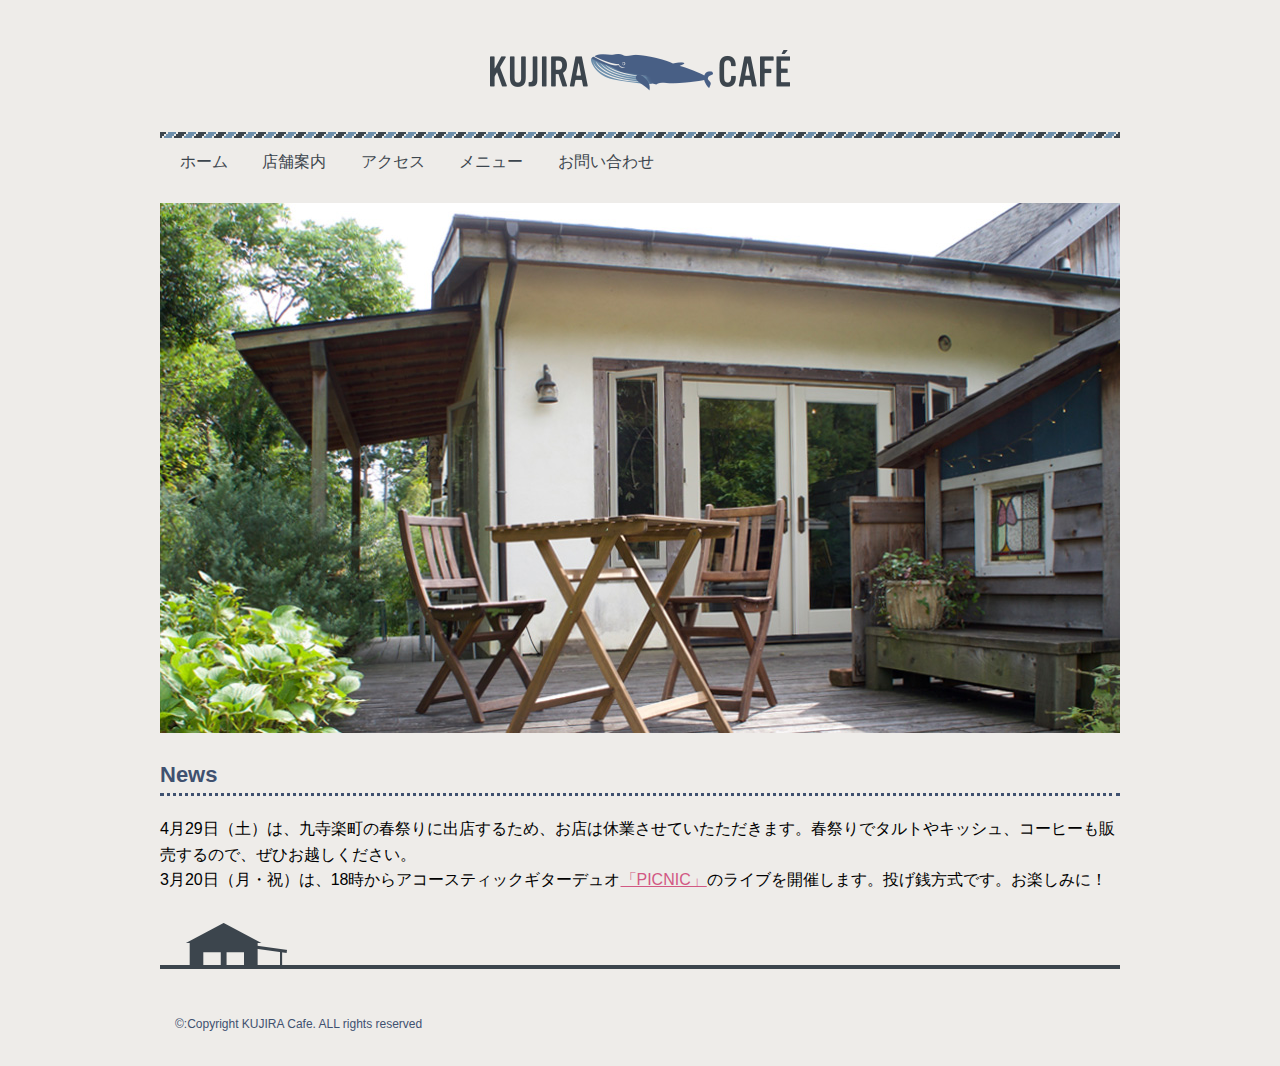
<file: cafe/index.html>
<!DOCTYPE html>
<html lang="Ja">
    <head>
        <meta charset="UTF-8">
        <meta name="viewport" content="width=device-width, initial-scale=1">
        <title>KUJIRA Cafeへようこそ</title>
        <link rel="stylesheet" href="css/style.css">
    </head>


<body>
<div class="wrapper">
    <!--ヘッダー-->
    <header class="header">
        <h1 class="logo"><a href="index.html"><img src="images/logo.png" alt="KUJIRA Cafe"></a></h1>
        <nav class="nav">
        <ul>
            <li><a href="index.html">ホーム</a></li>
            <li><a href="about.html">店舗案内</a></li>
            <li><a href="access.html">アクセス</a></li>
            <li><a href="menu.html">メニュー</a></li>
            <li><a href="contact.html">お問い合わせ</a></li>
        </ul>
        </nav>
    </header>
    <!--ヘッダーここまで-->
    <!--メイン-->
    <div class="keyvisual">
        <img src="images/keyvisual.jpg" alt="">
    </div>

    <main>
        <h2 id="news">News</h2>
        <p class="news-item">4月29日（土）は、九寺楽町の春祭りに出店するため、お店は休業させていたただきます。春祭りでタルトやキッシュ、コーヒーも販売するので、ぜひお越しください。</p>
        <p class="news-item">3月20日（月・祝）は、18時からアコースティックギターデュオ<a href="http://www.sbcr.jp" target="_blank">「PICNIC」</a>のライブを開催します。投げ銭方式です。お楽しみに！</p>
    </main>
    <!--メインここまで-->
    <!--フッター-->
    <footer class="footer">
        <p>&copy:Copyright KUJIRA Cafe. ALL rights reserved</p>
    </footer>
    <!--フッターここまで-->

</div>
</body>
</html>
</file>
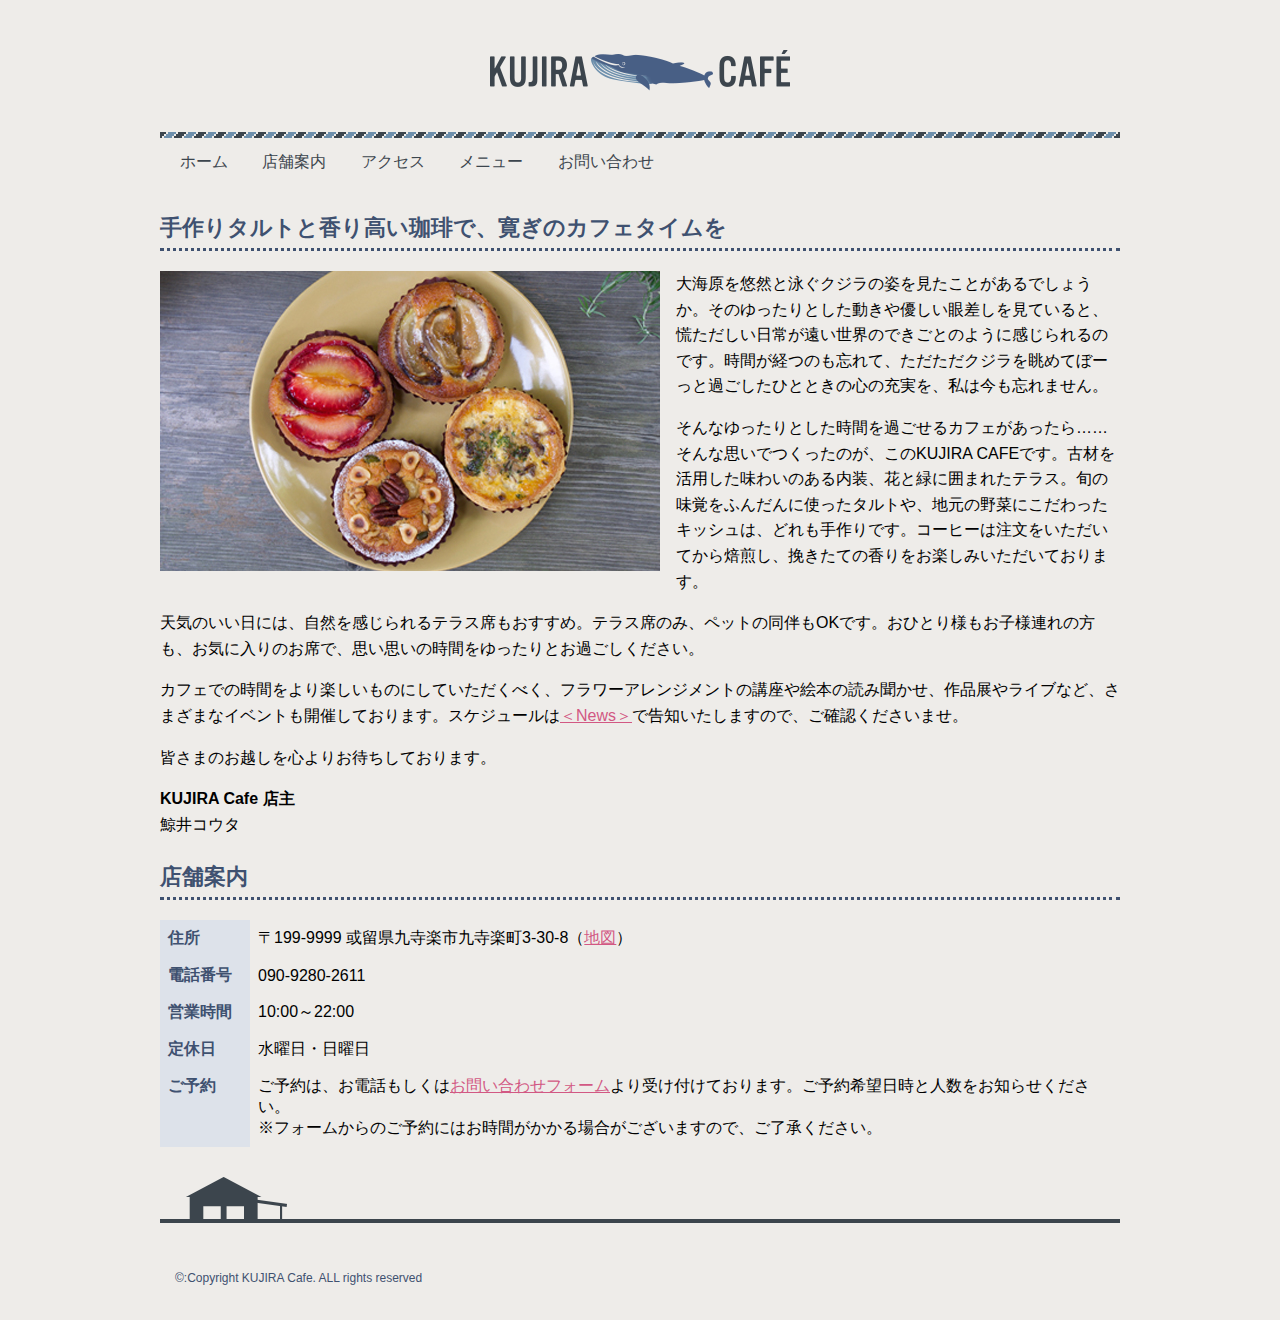
<file: cafe/about.html>
<!DOCTYPE html>
<html lang="Ja">
    <head>
        <meta charset="UTF-8">
        <meta name="viewport" content="width=device-width, initial-scale=1">
        <title>KUJIRA Cafeについて | KUJIRA Cafe</title>
        <link rel="stylesheet" href="css/style.css">
    </head>


<body>
<div class="wrapper">
    <!--ヘッダー-->
    <header class="header">
        <h1 class="logo"><a href="index.html"><img src="images/logo.png" alt="KUJIRA Cafe"></a></h1>
        <nav class="nav">
        <ul>
            <li><a href="index.html">ホーム</a></li>
            <li><a href="about.html">店舗案内</a></li>
            <li><a href="access.html">アクセス</a></li>
            <li><a href="menu.html">メニュー</a></li>
            <li><a href="contact.html">お問い合わせ</a></li>
        </ul>
        </nav>
    </header>
    <!--ヘッダーここまで-->
    <!--メイン-->
    
    <main>
        <h2>手作りタルトと香り高い珈琲で、寛ぎのカフェタイムを</h2> 
        <p><img src="images/about-photo.jpg" alt="タルトの写真" class="shop-photo">
        大海原を悠然と泳ぐクジラの姿を見たことがあるでしょうか。そのゆったりとした動きや優しい眼差しを見ていると、慌ただしい日常が遠い世界のできごとのように感じられるのです。時間が経つのも忘れて、ただただクジラを眺めてぼーっと過ごしたひとときの心の充実を、私は今も忘れません。</p>
       <p> そんなゆったりとした時間を過ごせるカフェがあったら……そんな思いでつくったのが、このKUJIRA CAFEです。古材を活用した味わいのある内装、花と緑に囲まれたテラス。旬の味覚をふんだんに使ったタルトや、地元の野菜にこだわったキッシュは、どれも手作りです。コーヒーは注文をいただいてから焙煎し、挽きたての香りをお楽しみいただいております。</p>
       <p> 天気のいい日には、自然を感じられるテラス席もおすすめ。テラス席のみ、ペットの同伴もOKです。おひとり様もお子様連れの方も、お気に入りのお席で、思い思いの時間をゆったりとお過ごしください。</p>
       <p>カフェでの時間をより楽しいものにしていただくべく、フラワーアレンジメントの講座や絵本の読み聞かせ、作品展やライブなど、さまざまなイベントも開催しております。スケジュールは<a href="index.html#news">＜News＞</a>で告知いたしますので、ご確認くださいませ。</p>
        <p>皆さまのお越しを心よりお待ちしております。</p>
        
        <p><strong>KUJIRA Cafe 店主</strong><br>
        鯨井コウタ</p>
        <h2 class="clear">店舗案内</h2>
        <table class="info">
            <tr>
              <th>住所</th>
                <td>〒199-9999 或留県九寺楽市九寺楽町3-30-8（<a href="access.html">地図</a>）</td>
            </tr>
            <tr>
                <th>電話番号</th>
                    <td>090-9280-2611</td>
            </tr>
            <tr>
                <th>営業時間</th>
                    <td>10:00～22:00</td>
            </tr>
            <tr>
                <th>定休日</th>
                    <td>水曜日・日曜日</td>
            </tr>
            <tr>
                <th>ご予約</th>
                    <td>ご予約は、お電話もしくは<a href="contact.html">お問い合わせフォーム</a>より受け付けております。ご予約希望日時と人数をお知らせください。<br>
※フォームからのご予約にはお時間がかかる場合がございますので、ご了承ください。</td>
            </tr>
        </table>

    </main>
    <!--メインここまで-->
    <!--フッター-->
    <footer class="footer">
        <p>&copy:Copyright KUJIRA Cafe. ALL rights reserved</p>
    </footer>
    <!--フッターここまで-->

</div>
</body>
</html>
</file>
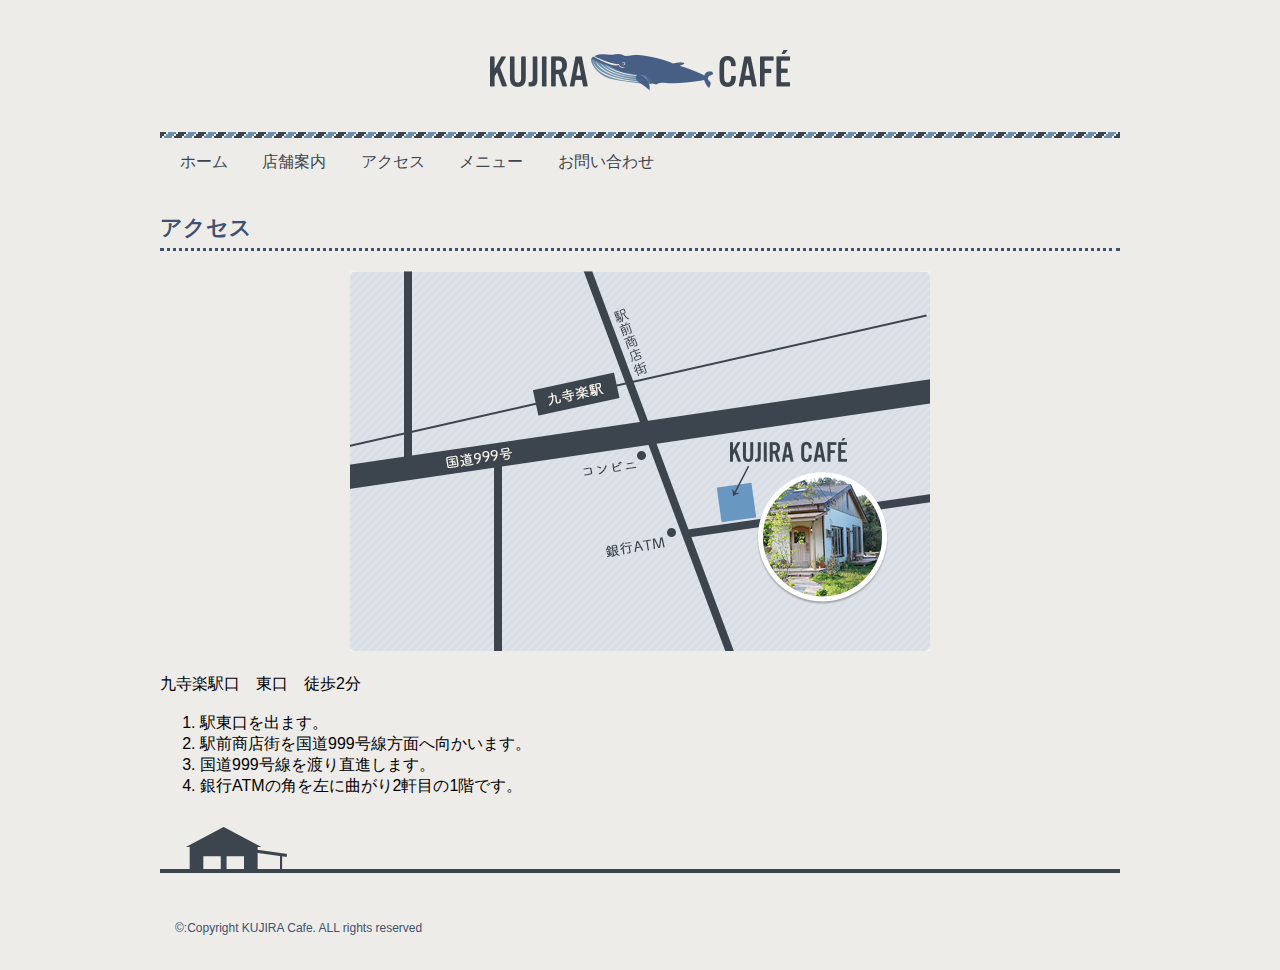
<file: cafe/access.html>
<!DOCTYPE html>
<html lang="Ja">
    <head>
        <meta charset="UTF-8">
        <meta name="viewport" content="width=device-width, initial-scale=1">
        <title>アクセス | KUJIRA Cafe</title>
        <link rel="stylesheet" href="css/style.css">
    </head>


<body>
<div class="wrapper">
    <!--ヘッダー-->
    <header class="header">
        <h1 class="logo"><a href="index.html"><img src="images/logo.png" alt="KUJIRA Cafe"></a></h1>
        <nav class="nav">
        <ul>
            <li><a href="index.html">ホーム</a></li>
            <li><a href="about.html">店舗案内</a></li>
            <li><a href="access.html">アクセス</a></li>
            <li><a href="menu.html">メニュー</a></li>
            <li><a href="contact.html">お問い合わせ</a></li>
        </ul>
        </nav>
    </header>
    <!--ヘッダーここまで-->
    <!--メイン-->
    
    <main>
        <h2>アクセス</h2>
        <div class="map"><img src="images/map.png" alt="地図"></div>
        <p>九寺楽駅口　東口　徒歩2分</p>
        <ol>
            <li>駅東口を出ます。</li>
            <li>駅前商店街を国道999号線方面へ向かいます。</li>
            <li>国道999号線を渡り直進します。</li>
            <li>銀行ATMの角を左に曲がり2軒目の1階です。</li>
        </ol>
       
    </main>
    <!--メインここまで-->
    <!--フッター-->
    <footer class="footer">
        <p>&copy:Copyright KUJIRA Cafe. ALL rights reserved</p>
    </footer>
    <!--フッターここまで-->

</div>
</body>
</html>
</file>
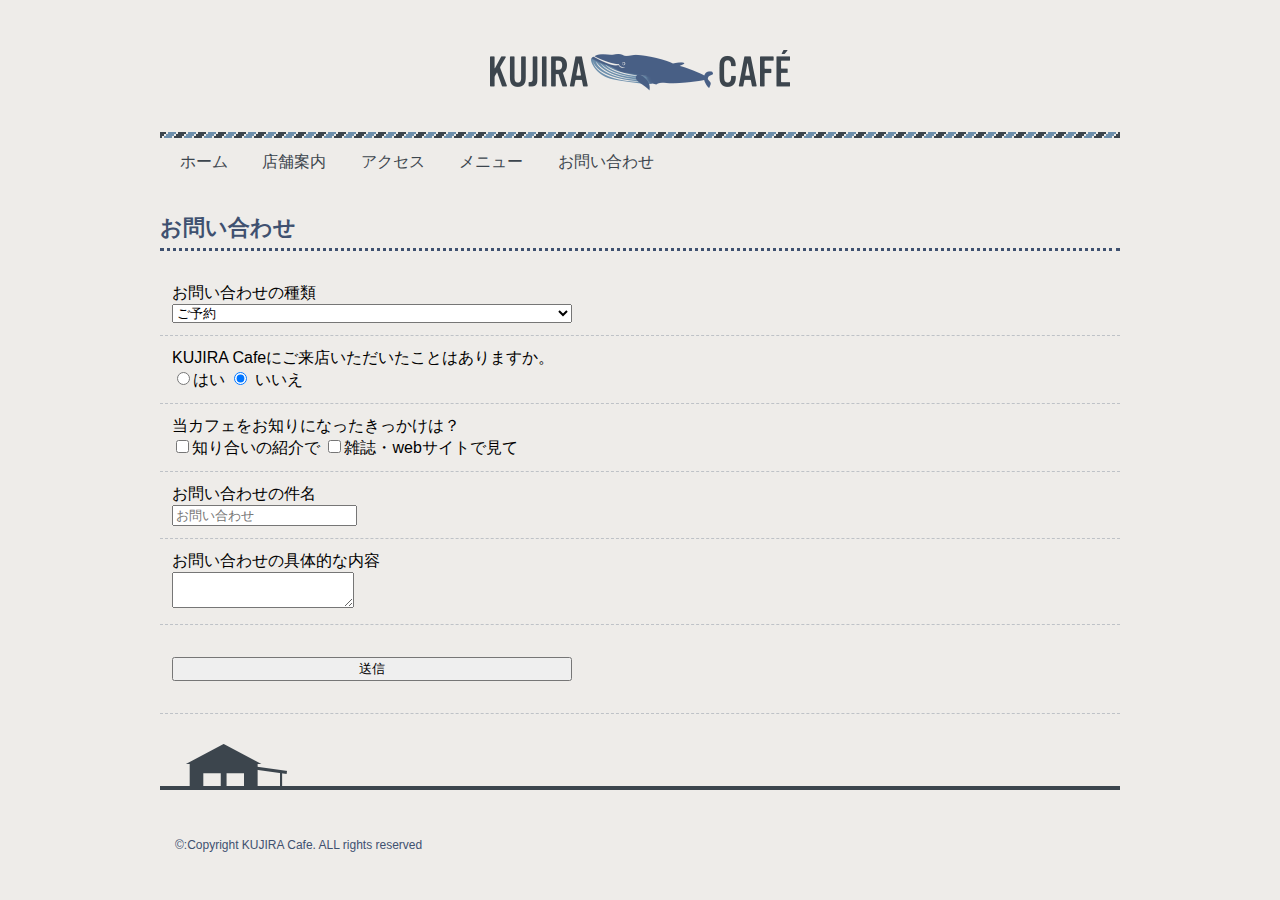
<file: cafe/contact.html>
<!DOCTYPE html>
<html lang="Ja">
    <head>
        <meta charset="UTF-8">
        <meta name="viewport" content="width=device-width, initial-scale=1">
        <title>お問い合わせ | KUJIRA Cafe</title>
        <link rel="stylesheet" href="css/style.css">
    </head>


<body>
<div class="wrapper">
    <!--ヘッダー-->
    <header class="header">
        <h1 class="logo"><a href="index.html"><img src="images/logo.png" alt="KUJIRA Cafe"></a></h1>
        <nav class="nav">
        <ul>
            <li><a href="index.html">ホーム</a></li>
            <li><a href="about.html">店舗案内</a></li>
            <li><a href="access.html">アクセス</a></li>
            <li><a href="menu.html">メニュー</a></li>
            <li><a href="contact.html">お問い合わせ</a></li>
        </ul>
        </nav>
    </header>
    <!--ヘッダーここまで-->
    <!--メイン-->
    
    <main>
        <h2>お問い合わせ</h2>
        <form method ="GET" action="result.html">
            <div>
                <label for="kind">お問い合わせの種類</label><br>
                <select id="kind" name="kind">
                    <option value="reservation">ご予約</option>
                    <option value="event">イベントについて</option>
                    <option value="contact">その他のお問い合わせ</option>
                </select>
            </div>
            <div>
                KUJIRA Cafeにご来店いただいたことはありますか。<br>
               <label> <input type="radio" name="first" value="yes" checked>はい</label>
                <label><input type="radio" name="first" value="no" checked> いいえ</label>
            </div>
            <div>
                当カフェをお知りになったきっかけは？<br>
                <label><input type="checkbox" name="how" value="friends">知り合いの紹介で</label>
                <label><input type="checkbox" name="how" value="magazines">雑誌・webサイトで見て</label>
            </div>
            <div>
                お問い合わせの件名<br>
                <input type="text" name="subject" placeholder="お問い合わせ">
            </div>
            <div>
                <label>お問い合わせの具体的な内容<br>
                    <textarea name="message"></textarea></label>
            </div>
            <div>
                <input type="submit" name="submit" value="送信">
            </div>
        </form>
       
    </main>
    <!--メインここまで-->
    <!--フッター-->
    <footer class="footer">
        <p>&copy:Copyright KUJIRA Cafe. ALL rights reserved</p>
    </footer>
    <!--フッターここまで-->

</div>
</body>
</html>
</file>
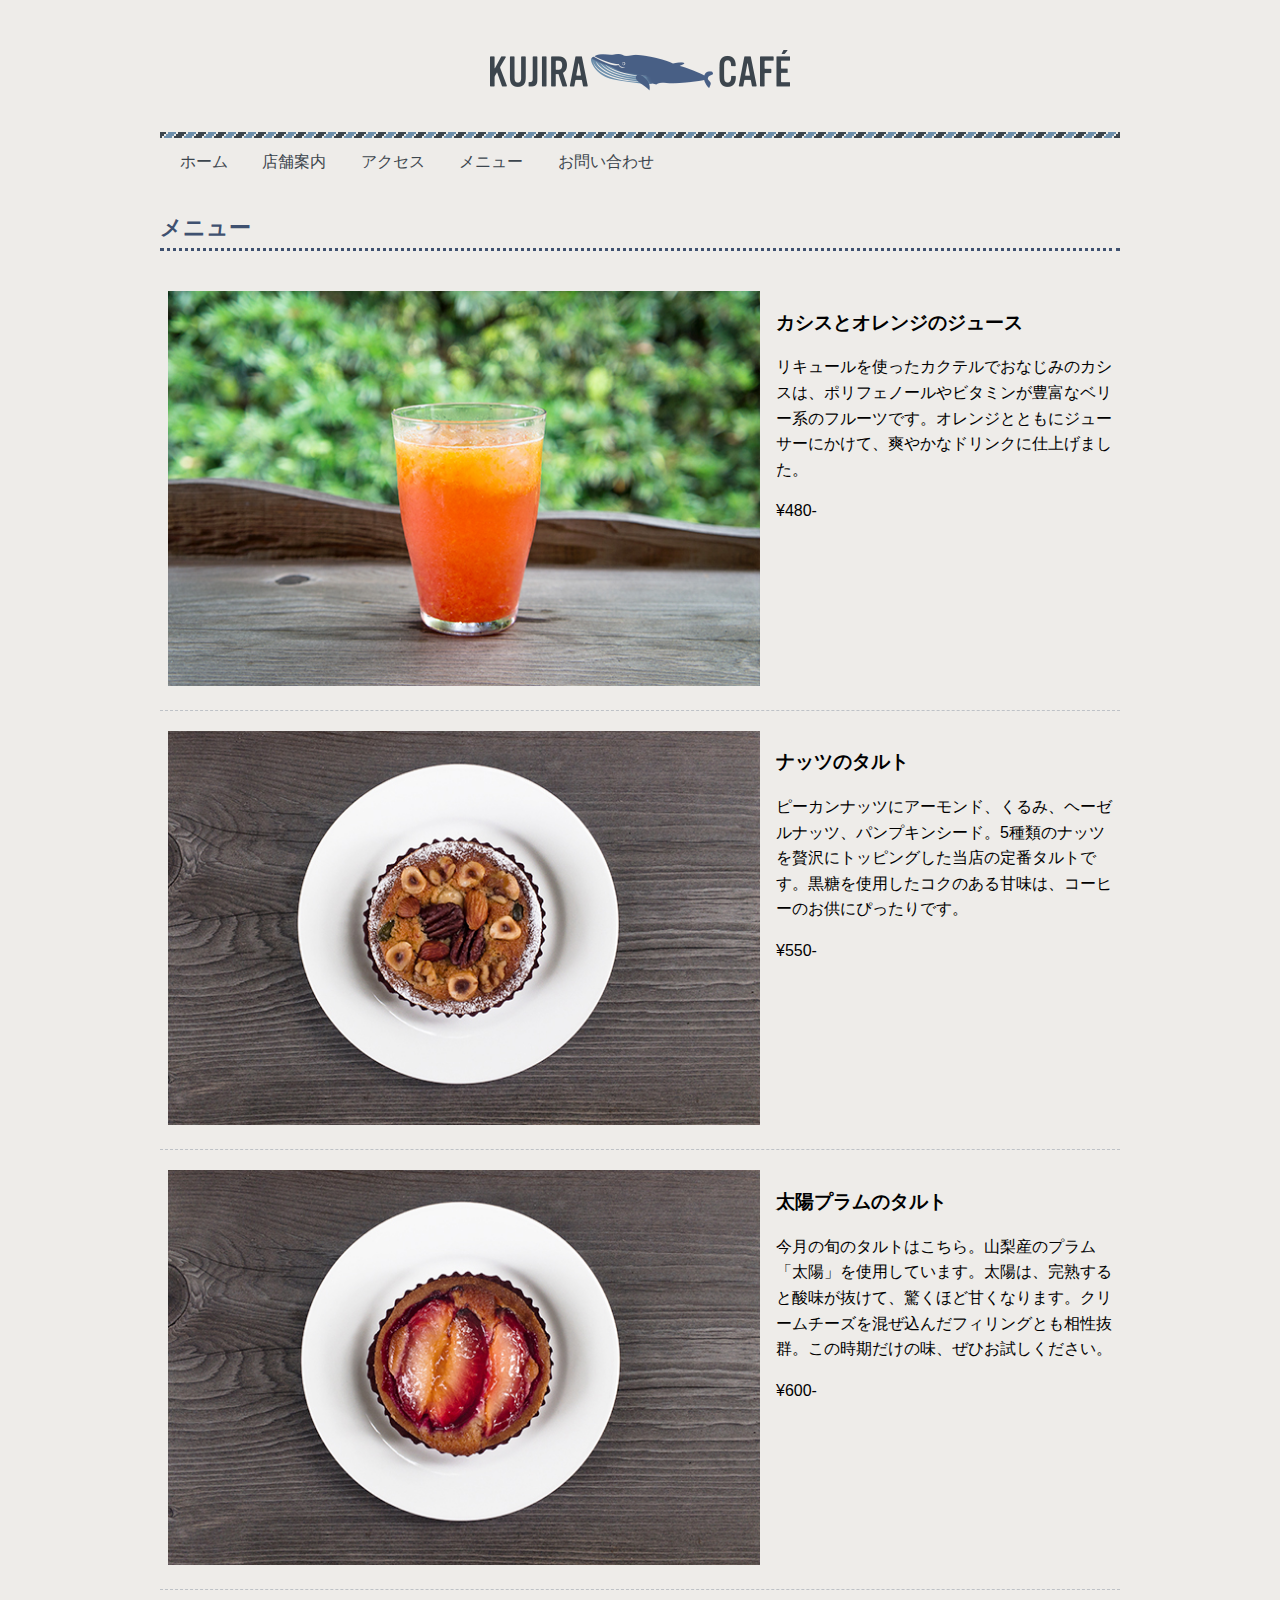
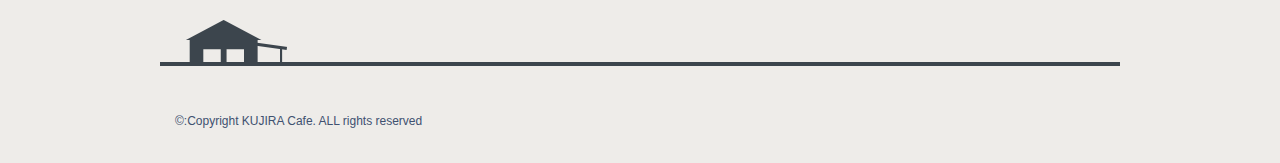
<file: cafe/menu.html>
<!DOCTYPE html>
<html lang="Ja">
    <head>
        <meta charset="UTF-8">
        <meta name="viewport" content="width=device-width, initial-scale=1">
        <title>メニュー | KUJIRA Cafe</title>
        <link rel="stylesheet" href="css/style.css">
    </head>


<body>
<div class="wrapper">
    <!--ヘッダー-->
    <header class="header">
        <h1 class="logo"><a href="index.html"><img src="images/logo.png" alt="KUJIRA Cafe"></a></h1>
        <nav class="nav">
        <ul>
            <li><a href="index.html">ホーム</a></li>
            <li><a href="about.html">店舗案内</a></li>
            <li><a href="access.html">アクセス</a></li>
            <li><a href="menu.html">メニュー</a></li>
            <li><a href="contact.html">お問い合わせ</a></li>
        </ul>
        </nav>
    </header>
    <!--ヘッダーここまで-->
    <!--メイン-->
    
    <main>
        <h2>メニュー</h2>
        <div class="menu-block">
            <div class="menu-item">
                <div class="menu-photo">
                    <img src="images/menu-photo1.jpg" alt="">
                </div>
                <div class="menu-text">
                    <h3>カシスとオレンジのジュース</h3>
                    <p>リキュールを使ったカクテルでおなじみのカシスは、ポリフェノールやビタミンが豊富なベリー系のフルーツです。オレンジとともにジューサーにかけて、爽やかなドリンクに仕上げました。</p>

                    <p>&yen;480-</p>
                </div>
                
            </div>
            <div class="menu-item">
                <div class="menu-photo">
                    <img src="images/menu-photo2.jpg" alt="">
                </div>
                <div class="menu-text">
                    <h3>ナッツのタルト</h3>
                    <p>ピーカンナッツにアーモンド、くるみ、ヘーゼルナッツ、パンプキンシード。5種類のナッツを贅沢にトッピングした当店の定番タルトです。黒糖を使用したコクのある甘味は、コーヒーのお供にぴったりです。</p>
                    <p>&yen;550-</p>
                </div>
                
            </div>
            <div class="menu-item">
                <div class="menu-photo">
                    <img src="images/menu-photo3.jpg" alt="">
                </div>
                <div class="menu-text">
                    <h3>太陽プラムのタルト</h3>
                    <p>今月の旬のタルトはこちら。山梨産のプラム「太陽」を使用しています。太陽は、完熟すると酸味が抜けて、驚くほど甘くなります。クリームチーズを混ぜ込んだフィリングとも相性抜群。この時期だけの味、ぜひお試しください。</p>

                    <p>&yen;600-</p>
                </div>
                
            </div>
        </div>
       
    </main>
    <!--メインここまで-->
    <!--フッター-->
    <footer class="footer">
        <p>&copy:Copyright KUJIRA Cafe. ALL rights reserved</p>
    </footer>
    <!--フッターここまで-->

</div>
</body>
</html>
</file>
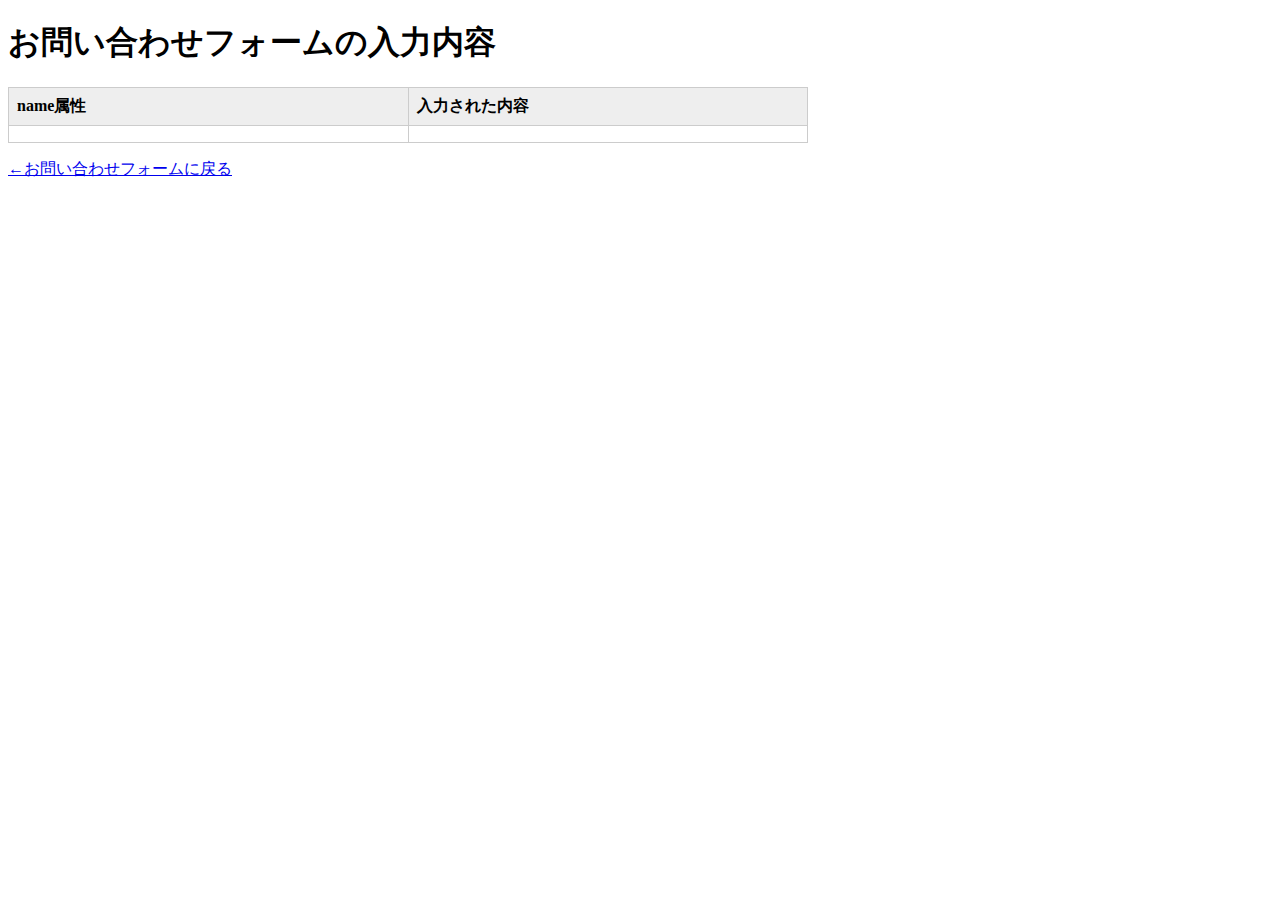
<file: cafe/result.html>
<!doctype html>
<html>
<head>
<meta charset="UTF-8">
<meta name="viewport" content="width=device-width, initial-scale=1">
<title>お問い合わせの入力内容</title>
<style>
#result {
	border: 1px solid #cccccc;
	border-collapse: collapse;
	width: 100%;
	max-width: 800px;
}
th, td {
	padding: 0.5em;
	border: 1px solid #cccccc;
	text-align: left;
	vertical-align: top;
}
th {
	width: 100px;
	background-color: #eeeeee;
}
</style>

</head>
<body>
<h1>お問い合わせフォームの入力内容</h1>
<table id="result">
	<tbody id="test">
	<tr><th>name属性</th><th>入力された内容</th></tr>
	</tbody>
</table>
<p><a href="contact.html">←お問い合わせフォームに戻る</a></p>

<script>
'use strict';

{
	window.addEventListener('DOMContentLoaded', function(){
		var params = decodeURI(location.search);
		params = params.substring(1);
		var paramArray = [];
		paramArray = params.split("&");
		var tableContent = "";
		paramArray.forEach(function(item, index){
			var keyValue = [];
			keyValue = item.split("=");
			var tr = document.createElement("tr");
			var tdName = document.createElement("td");
			tdName.textContent = keyValue[0];
			var tdValue = document.createElement("td");
			tdValue.textContent = keyValue[1];
			tr.appendChild(tdName);
			tr.appendChild(tdValue);
			var e = document.getElementById("test");
			e.appendChild(tr);
		});
	});
}
</script>
</body>
</html>
</file>
<file: cafe/css/style.css>
@charset "UTF-8";

/*すべてのwebページに適応される:*/
html{
    font-family: sans-serif;
}

html *{
    box-sizing: border-box;
}

body{
    background-color: #eeece9;
    margin: 0 0 0 0;
}

.wrapper{
    margin: 0 auto 0 auto;
    max-width: 960px;
}

h2{
    color: #3f5170;
    font-size: 22px;
    border-bottom: 3px dotted #3f5170;
    margin: 20px 0px 20px 0px;
    padding: 5px 5px 5px 0px;
}

p{
    line-height: 1.6;
}

a:link{
    color: #d25883;
}

a:visited{
    color: #d25883;
}

a:hover{
    color: #e3937a;
}

a:active{
    color: #ff6a3b;
}

img{
    max-width: 100%;
    height: auto;
}

/*すべてのページに適応- ヘッダー */
.logo{
    margin: 50px 0 40px 0;
    line-height: 0;
    text-align: center;
}

.nav li{
    display: inline;
    list-style-type: none;
    padding-right: 30px;
}

.nav ul{
    margin: 0 0 0 0;
    padding: 20px 10px 15px 20px;
    background-image: url(../images/menu-bg.png);
    background-repeat: repeat-x;
}

.nav a:link{
    color: #3c454d;
    text-decoration: none;
}

nav a:visited{
    color: #3c454d;
    text-decoration: none;
}

nav a:hover{
    color: #7b8dac;
    text-decoration: none;
}

nav a:active{
    color: #5a9bc0;
    text-decoration: none;
}

/*　すべてのページに適応- フッター*/
footer{
    background-image: url(../images/footer-bg.png);
    background-repeat: no-repeat;
    margin-top: 30px;
    padding: 80px 15px 20px 15px;
    font-size: 12px;
    color: #3f5170;
}

/* ここから個別のスタイル*/
.keyvisual{
    margin: 15px 0 0 0;
}

.news-item{
    margin: 0;
}

/* about.html */
.shop-photo{
    float: left;
    padding: 0 1em 1em 0;
}

.clear{
    clear: both;
}

/* table */
.info{
    border-collapse: collapse;
}

.info th, .info td{
    padding: 8px;
    border: 1px solod #bec2c7;
    text-align: left;
}

.info th{
    background-color: #dde2ea;
    width: 90px;
    color: #3f5170;
    vertical-align: top;
}

/* menu.html */

.menu-item{
    display: flex;
    border-bottom: 1px dashed #bec2c7;
    padding: 20px 8px;
}

.menu-photo{
    margin-right: 16px;
    flex: 1 1 auto;
}

.menu-text{
    flex: 0 0 336px;
}

/* access.html */

.map{
    text-align: center;
}

/* contact.html */
form div{
    padding: 12px;
    border-bottom: 1px dashed #bec2c7;
}

select{
    width: 30em;
}

input [name="subject"][
    width: 30em;
]

textarea{
    width: 30em;
    height: 6em;
}

input[type="submit"]{
    margin: 20px 0;
    width: 30em;
}

/*スマートフォン向けcss */
@media (max-width: 767px){
        .wrapper{
            margin: 0 8px;
        }
        .logo{
            margin: 30px 0;
        }
        .logo img{
            width: 200px;
        }
        .nav{
            background-color: #dfddda;
        }
        .nav li{
            display: block;
        }

        /* menu.html - 横並びの解除-*/
        .menu-item{
            display: block;
        }
        .menu-photo{
            margin-right: 0;
            width: 100%;
        }
        .menu-text{
            width: 100%;
        }

        /* about.html -画像のパディングを調整*/
        .shop-photo{
            padding-right: 0;
        }

        /* contact.html -フォーム*/
        select{
            width: 100%;
        }
        input[name="subject"]{
            width: 100%;
        }
        textarea{
            width: 100%;
        }
        input[type="submit"]{
            margin: 20px 0;
            width: 100%;
        }
}
</file>
